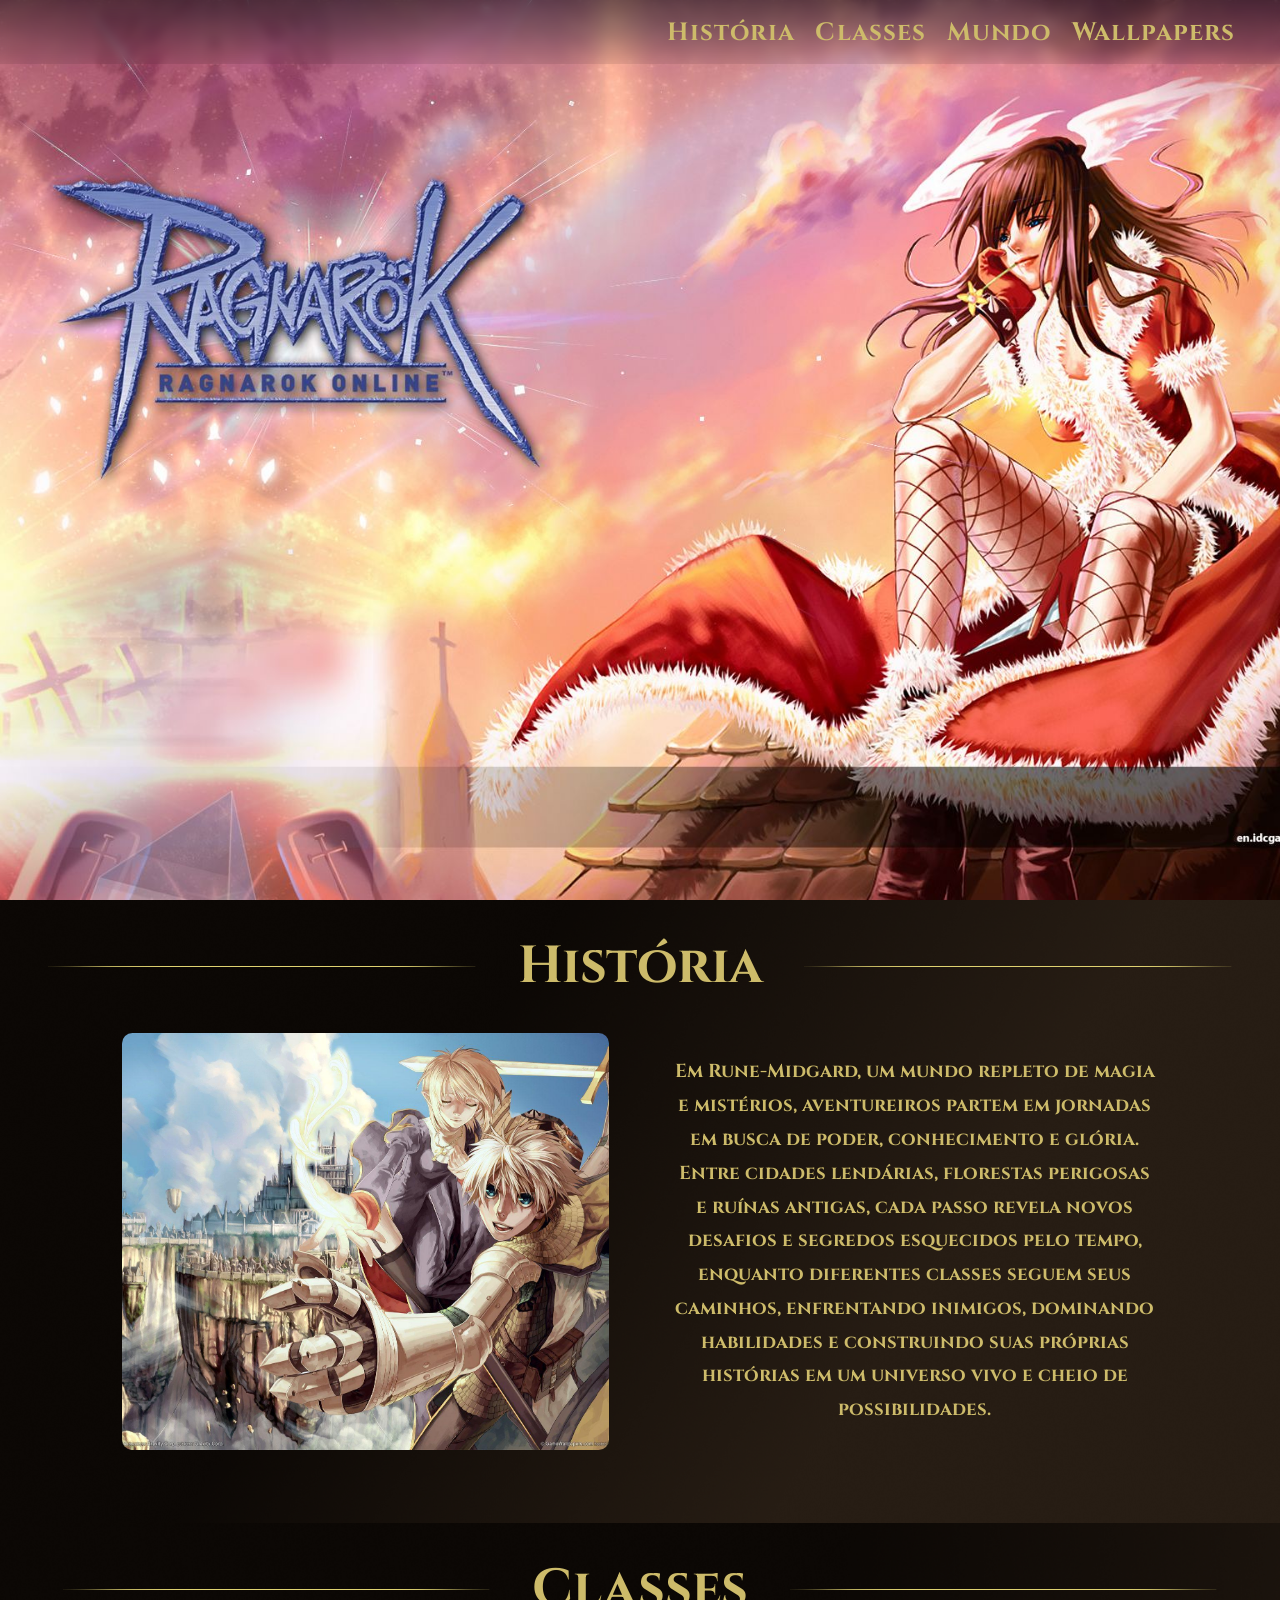
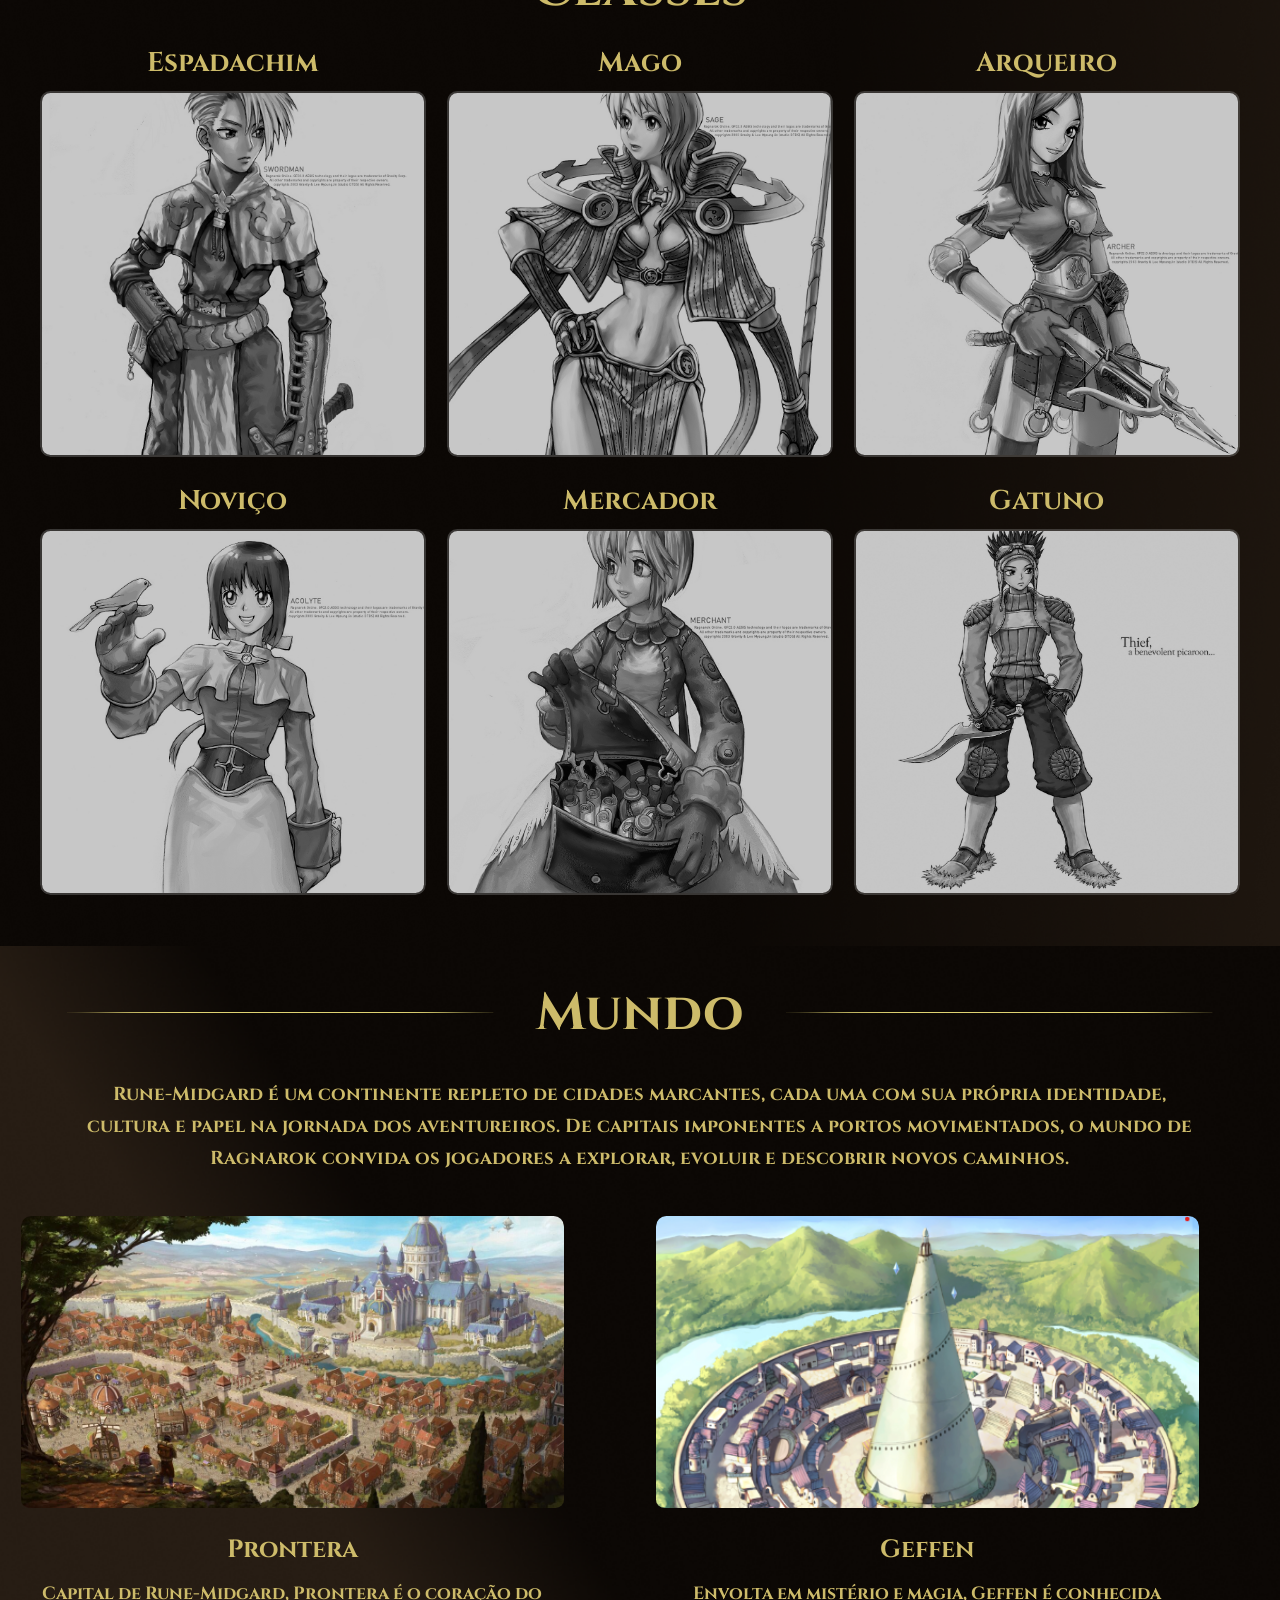
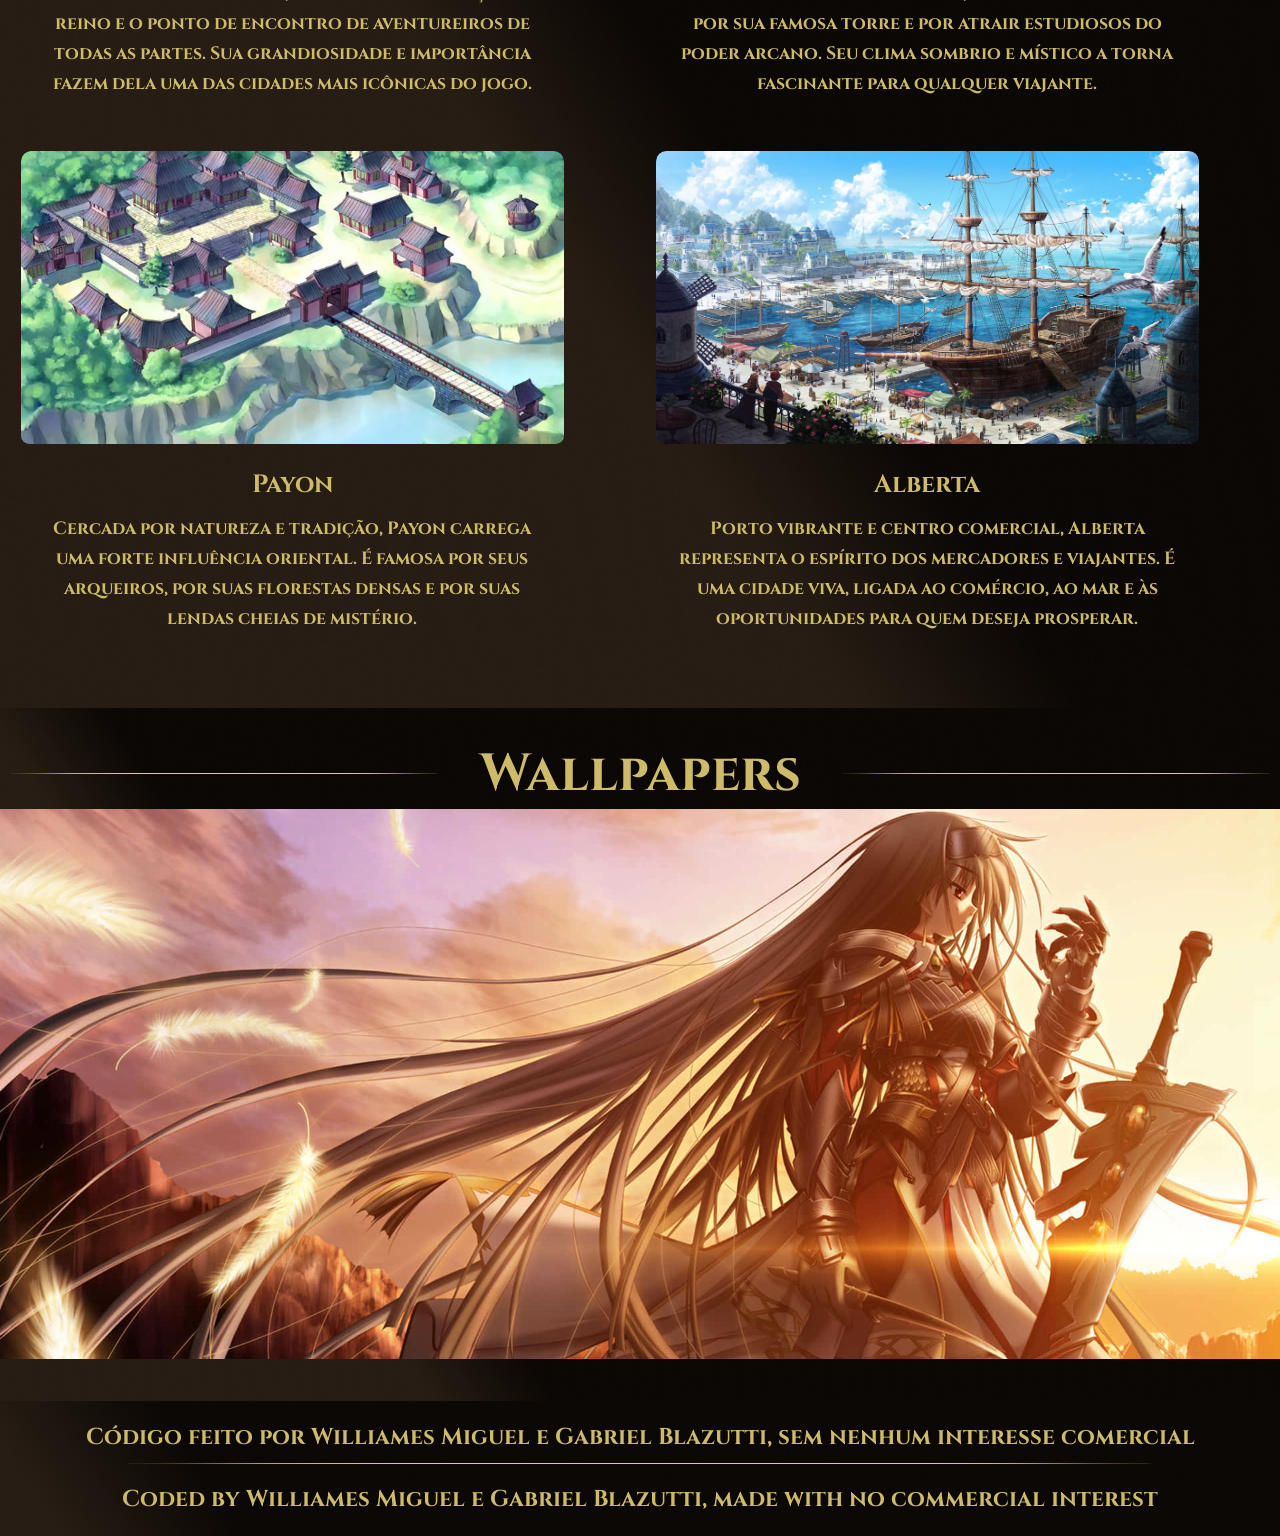
<file: index.html>
<!DOCTYPE html>
<html lang="pt-br">
  <head>
    <meta charset="UTF-8" />
    <meta http-equiv="X-UA-Compatible" content="IE=edge" />
    <meta name="viewport" content="width=device-width, initial-scale=1.0" />

    <title>Ragnarok Online</title>

    <link rel="stylesheet" href="./style.css" />

    <link rel="preconnect" href="https://fonts.googleapis.com" />
    <link rel="preconnect" href="https://fonts.gstatic.com" crossorigin />

    <link
      href="https://fonts.googleapis.com/css2?family=Cinzel:wght@400;600;700&display=swap"
      rel="stylesheet"
    />

    <link rel="shortcut icon" href="./assets/img/favicon.ico" />
  </head>

  <body onscroll="backtoTopScrollReveal()">
    <section class="inicial" id="section-initial">
      <div class="capa-inicial">
        <nav class="menu-container">
          <div class="menu-fast-access">
            <ul class="menu-options">
              <a href="#historia"><li>História</li></a>
              <a href="#classes"><li>Classes</li></a>
              <a href="#mundo"><li>Mundo</li></a>
              <a href="#wallpapers"><li>Wallpapers</li></a>
            </ul>
          </div>
        </nav>

        <div class="petals"></div>
      </div>
    </section>

    <section id="historia" class="historia">
      <div class="tittle">
        <img
          src="./assets/img/tracejado-1.png"
          alt=""
          loading="lazy"
          class="img-tracejado-1"
        />

        <h2>História</h2>

        <img
          src="./assets/img/tracejado-1.png"
          alt=""
          loading="lazy"
          class="img-tracejado-1"
        />
      </div>

      <div class="main-history">
        <div class="history-1">
          <img
            src="./assets/img/capa-ragnarok.jpg"
            alt="Imagem da história de Ragnarok"
            loading="lazy"
          />

          <p>
            Em Rune-Midgard, um mundo repleto de magia e mistérios,
            aventureiros partem em jornadas em busca de poder, conhecimento e
            glória. Entre cidades lendárias, florestas perigosas e ruínas
            antigas, cada passo revela novos desafios e segredos esquecidos pelo
            tempo, enquanto diferentes classes seguem seus caminhos, enfrentando
            inimigos, dominando habilidades e construindo suas próprias
            histórias em um universo vivo e cheio de possibilidades.
          </p>
        </div>
      </div>
    </section>

    <section id="classes">
      <div class="tittle">
        <img
          src="./assets/img/tracejado-1.png"
          alt=""
          loading="lazy"
          class="img-tracejado-1"
        />

        <h2>Classes</h2>

        <img
          src="./assets/img/tracejado-1.png"
          alt=""
          loading="lazy"
          class="img-tracejado-1"
        />
      </div>

      <div class="classes-container">
        <div class="classes-grid">
          <a href="./classes/espadachim.html" class="class-card">
            <p>Espadachim</p>
            <img
              src="./assets/img/swordman.jpg"
              alt="Espadachim"
              loading="lazy"
            />
          </a>

          <a href="./classes/mago.html" class="class-card">
            <p>Mago</p>
            <img src="./assets/img/sage.jpg" alt="Mago" loading="lazy" />
          </a>

          <a href="./classes/arqueiro.html" class="class-card">
            <p>Arqueiro</p>
            <img src="./assets/img/archer.jpg" alt="Arqueiro" loading="lazy" />
          </a>

          <a href="./classes/novico.html" class="class-card">
            <p>Noviço</p>
            <img src="./assets/img/acolyte.jpg" alt="Noviço" loading="lazy" />
          </a>

          <a href="./classes/mercador.html" class="class-card">
            <p>Mercador</p>
            <img
              src="./assets/img/merchant.jpg"
              alt="Mercador"
              loading="lazy"
            />
          </a>

          <a href="./classes/gatuno.html" class="class-card">
            <p>Gatuno</p>
            <img src="./assets/img/thief.png" alt="Gatuno" loading="lazy" />
          </a>
        </div>
      </div>
    </section>

    <section id="mundo">
      <div class="tittle">
        <img
          src="./assets/img/tracejado-1.png"
          alt=""
          loading="lazy"
          class="img-tracejado-1"
        />

        <h2>Mundo</h2>

        <img
          src="./assets/img/tracejado-1.png"
          alt=""
          loading="lazy"
          class="img-tracejado-1"
        />
      </div>

      <div class="world-intro">
        <p>
          Rune-Midgard é um continente repleto de cidades marcantes, cada uma
          com sua própria identidade, cultura e papel na jornada dos
          aventureiros. De capitais imponentes a portos movimentados, o mundo de
          Ragnarok convida os jogadores a explorar, evoluir e descobrir novos
          caminhos.
        </p>
      </div>

      <div class="world-grid">
        <article class="world-card">
          <img src="./assets/img/prontera.jpg" alt="Prontera" loading="lazy" />

          <div class="world-card-content">
            <h3>Prontera</h3>
            <p>
              Capital de Rune-Midgard, Prontera é o coração do reino e o ponto
              de encontro de aventureiros de todas as partes. Sua grandiosidade
              e importância fazem dela uma das cidades mais icônicas do jogo.
            </p>
          </div>
        </article>

        <article class="world-card">
          <img src="./assets/img/geffen.png" alt="Geffen" loading="lazy" />

          <div class="world-card-content">
            <h3>Geffen</h3>
            <p>
              Envolta em mistério e magia, Geffen é conhecida por sua famosa
              torre e por atrair estudiosos do poder arcano. Seu clima sombrio
              e místico a torna fascinante para qualquer viajante.
            </p>
          </div>
        </article>

        <article class="world-card">
          <img src="./assets/img/payon.jpg" alt="Payon" loading="lazy" />

          <div class="world-card-content">
            <h3>Payon</h3>
            <p>
              Cercada por natureza e tradição, Payon carrega uma forte
              influência oriental. É famosa por seus arqueiros, por suas
              florestas densas e por suas lendas cheias de mistério.
            </p>
          </div>
        </article>

        <article class="world-card">
          <img src="./assets/img/alberta.jpg" alt="Alberta" loading="lazy" />

          <div class="world-card-content">
            <h3>Alberta</h3>
            <p>
              Porto vibrante e centro comercial, Alberta representa o espírito
              dos mercadores e viajantes. É uma cidade viva, ligada ao comércio,
              ao mar e às oportunidades para quem deseja prosperar.
            </p>
          </div>
        </article>
      </div>
    </section>

    <section id="wallpapers">
      <div class="tittle">
        <img
          src="./assets/img/tracejado-1.png"
          alt=""
          loading="lazy"
          class="img-tracejado-1"
        />

        <h2>Wallpapers</h2>

        <img
          src="./assets/img/tracejado-1.png"
          alt=""
          loading="lazy"
          class="img-tracejado-1"
        />
      </div>

      <div id="slider">
        <div class="slider-fx"></div>

        <img
          class="selected"
          src="./assets/img/wallpaper4.jpg"
          alt="Wallpaper 1"
        />
        <img src="./assets/img/wallpaper1.jpg" alt="Wallpaper 2" />
        <img src="./assets/img/wallpaper2.jpg" alt="Wallpaper 3" />
        <img src="./assets/img/wallpaper3.jpg" alt="Wallpaper 4" />
      </div>
    </section>

    <footer class="footer">
      Código feito por Williames Miguel e Gabriel Blazutti, sem nenhum interesse
      comercial
      <br />

      <div class="separator">
        <img src="./assets/img/tracejado-1.png" alt="" />
      </div>

      Coded by Williames Miguel e Gabriel Blazutti, made with no commercial
      interest
    </footer>

    <a href="#" class="back-to-top">
      <img src="./assets/img/arrow-up.svg" alt="" class="arrow-up" />
      <img src="./assets/img/favicon.ico" alt="" class="icone-poring" />
    </a>

    <script src="app.js"></script>
  </body>
</html>
</file>
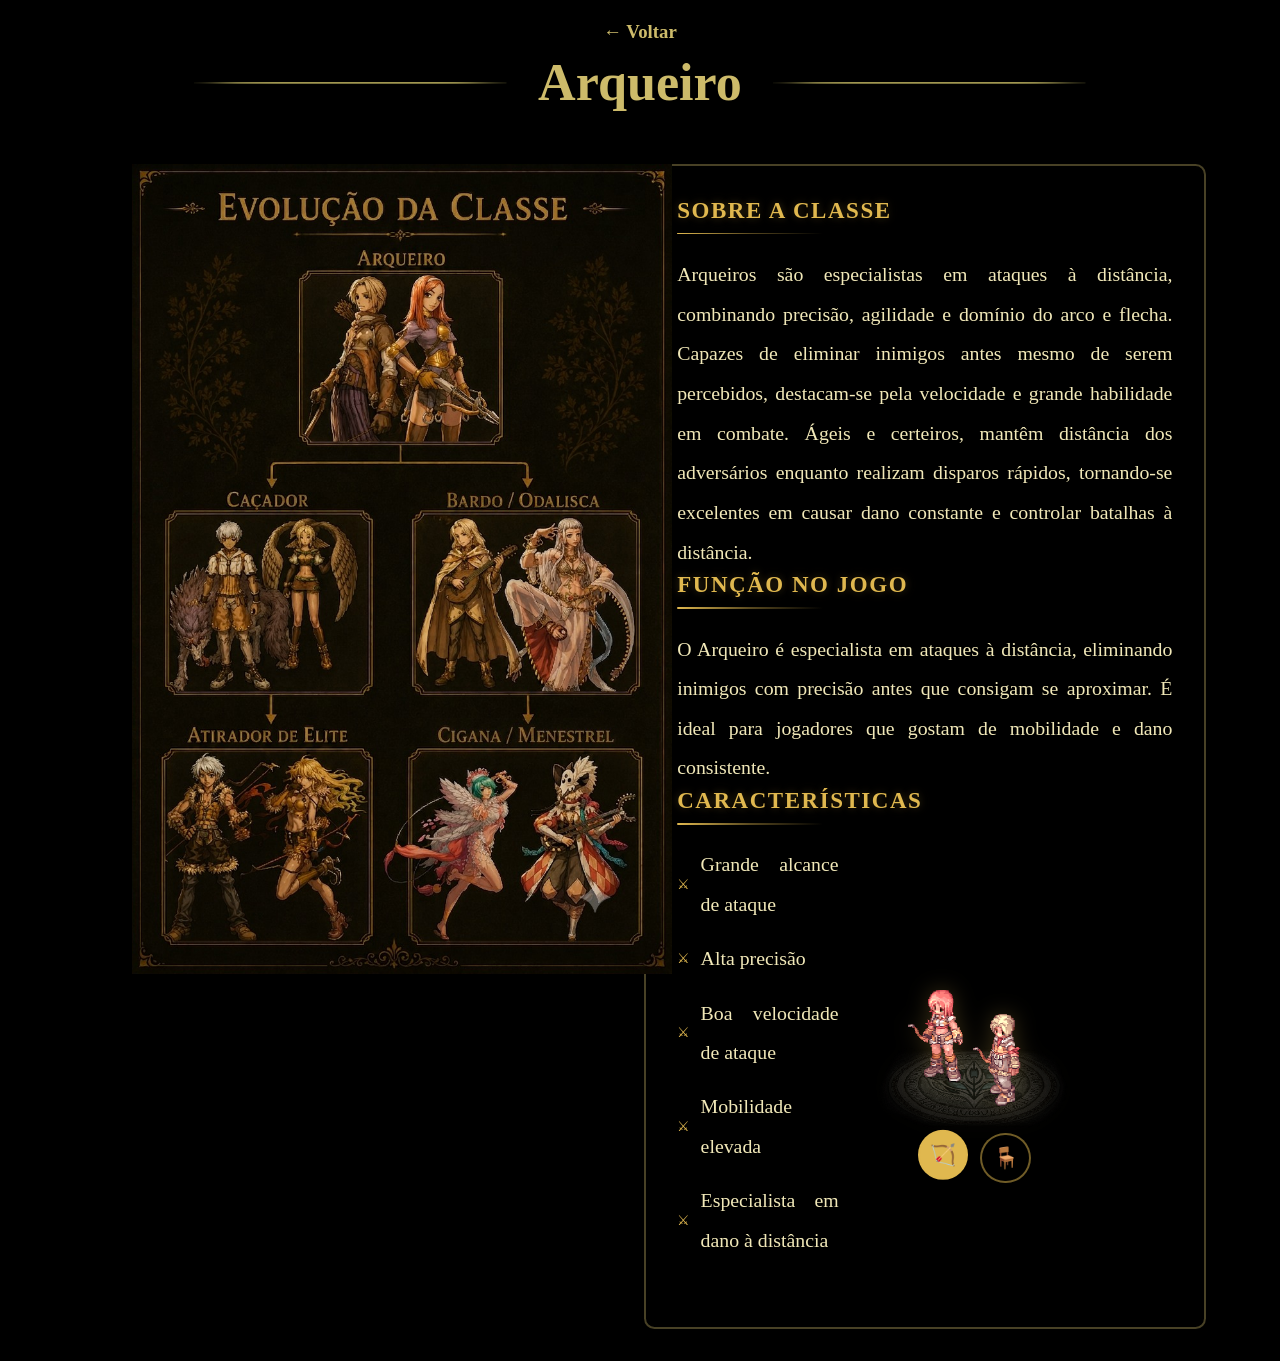
<file: classes/arqueiro.html>
<!DOCTYPE html>
<html lang="pt-br">
  <head>
    <meta charset="UTF-8" />
    <meta name="viewport" content="width=device-width, initial-scale=1.0" />

    <title>Arqueiro | Ragnarok Online</title>

    <link rel="stylesheet" href="../style.css" />
    <link rel="shortcut icon" href="../assets/img/favicon.ico" />
  </head>

  <body class="class-page">
    <header class="class-header">
      <a href="../index.html" class="back-button">
        ← Voltar
      </a>

      <div class="class-page-title">
        <img
          src="../assets/img/tracejado-1.png"
          alt=""
          loading="lazy"
        />

        <h1>Arqueiro</h1>

        <img
          src="../assets/img/tracejado-1.png"
          alt=""
          loading="lazy"
        />
      </div>
    </header>

    <main class="class-layout">

      <section class="class-tree class-reveal-left">
        <img
          src="../assets/img/evolution-archer.jpeg"
          alt="Árvore de evolução do Arqueiro"
        />
      </section>

      <section class="class-info">

        <div class="info-block class-reveal">
          <h2>Sobre a Classe</h2>

          <p>
Arqueiros são especialistas em ataques à distância, combinando precisão, agilidade e domínio do arco e flecha. Capazes de eliminar inimigos antes mesmo de serem percebidos, destacam-se pela velocidade e grande habilidade em combate.

Ágeis e certeiros, mantêm distância dos adversários enquanto realizam disparos rápidos, tornando-se excelentes em causar dano constante e controlar batalhas à distância.

          </p>
        </div>

        <div class="info-block class-reveal">
          <h2>Função no Jogo</h2>

          <p>
            O Arqueiro é especialista em ataques à distância,
            eliminando inimigos com precisão antes que consigam
            se aproximar. É ideal para jogadores que gostam de
            mobilidade e dano consistente.
          </p>
        </div>

        <div class="info-block class-reveal">
  <h2>Características</h2>

  <div class="characteristics-box">

    <ul>
      <li>Grande alcance de ataque</li>
      <li>Alta precisão</li>
      <li>Boa velocidade de ataque</li>
      <li>Mobilidade elevada</li>
      <li>Especialista em dano à distância</li>
    </ul>

    <div class="sprite-selector">

      <img
        src="../assets/img/sprite-archer-up.png"
        alt="Sprite do Arqueiro"
        class="class-character"
        id="classSprite"
      />

      <div class="sprite-buttons">

        <!-- EM PÉ / COMBATE -->
        <button
          class="sprite-btn active"
          data-img="../assets/img/sprite-archer-up.png"
        >
          🏹
        </button>

        <!-- SENTADO -->
        <button
          class="sprite-btn"
          data-img="../assets/img/sprite-archer-down.png"
        >
          🪑
        </button>

      </div>
    </div>

  </div>
</div>

      </section>
    </main>

    <script src="../app.js"></script>
  </body>
</html>
</file>
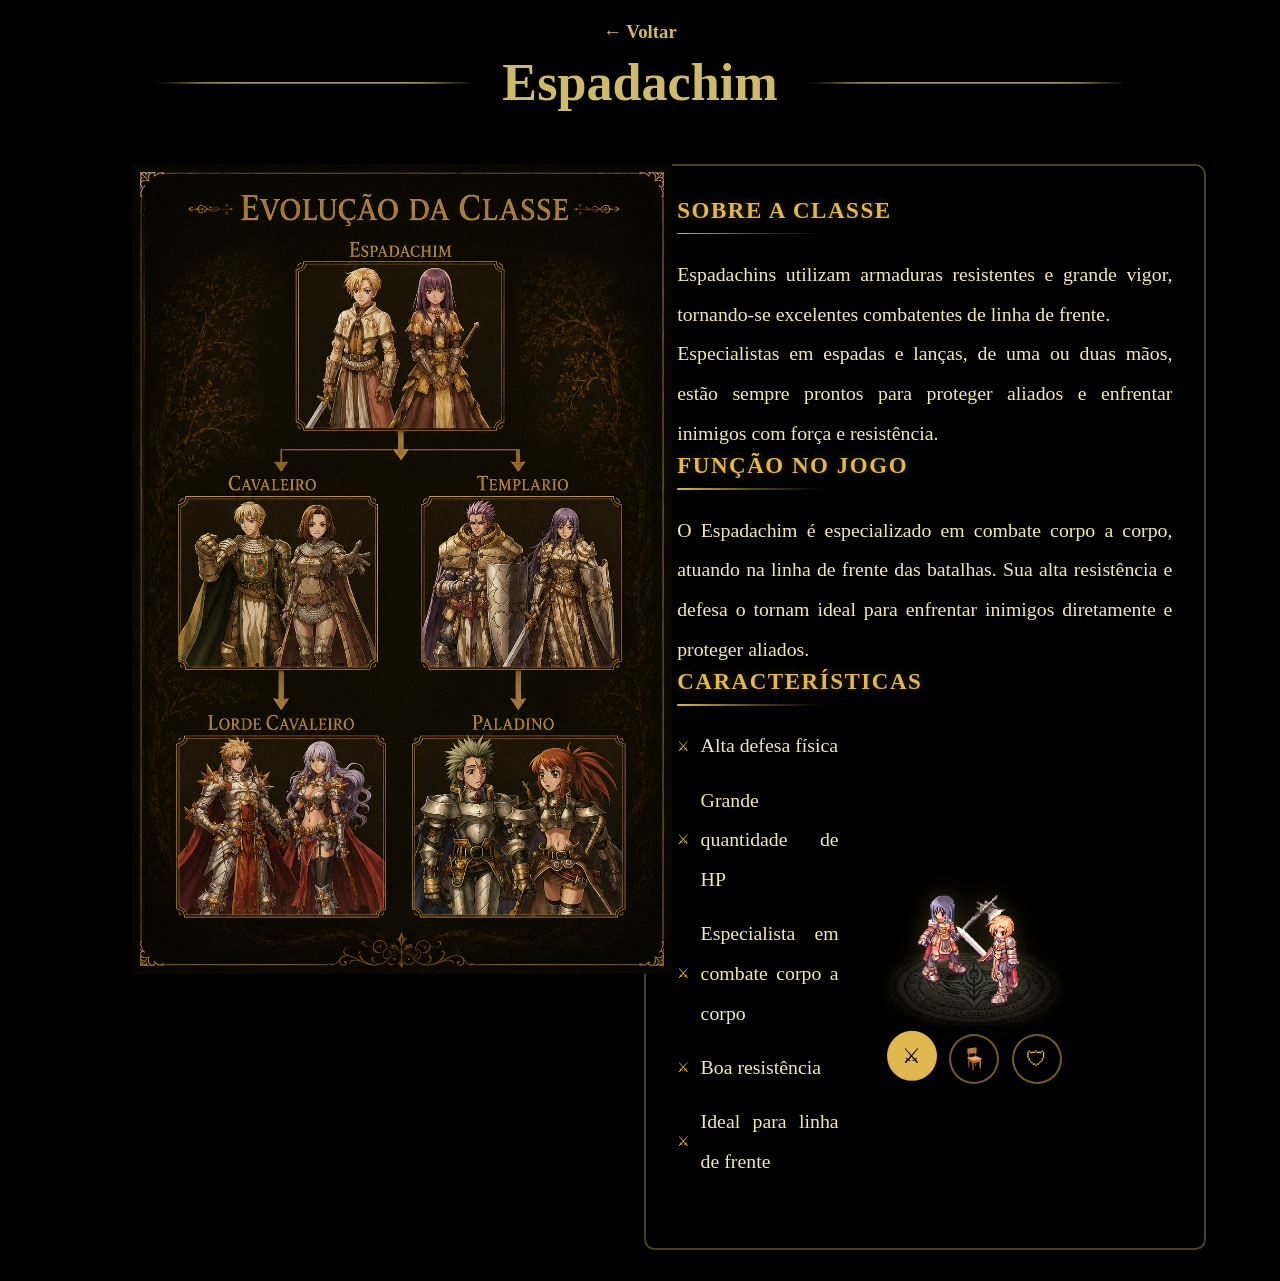
<file: classes/espadachim.html>
<!DOCTYPE html>
<html lang="pt-br">
  <head>
    <meta charset="UTF-8" />
    <meta name="viewport" content="width=device-width, initial-scale=1.0" />

    <title>Espadachim | Ragnarok Online</title>

    <link rel="stylesheet" href="../style.css" />
    <link rel="shortcut icon" href="../assets/img/favicon.ico" />
  </head>

  <body class="class-page">
    <header class="class-header">
      <a href="../index.html" class="back-button">
        ← Voltar
      </a>

      <div class="class-page-title">
        <img
          src="../assets/img/tracejado-1.png"
          alt=""
          loading="lazy"
        />

        <h1>Espadachim</h1>

        <img
          src="../assets/img/tracejado-1.png"
          alt=""
          loading="lazy"
        />
      </div>
    </header>

    <main class="class-layout">

      <!-- IMAGEM DA CLASSE -->
      <section class="class-tree class-reveal-left">
        <img
          src="../assets/img/evolution-swordman.jpeg"
          alt="Árvore de evolução do Espadachim"
        />
      </section>

      <!-- BLOCO DE INFORMAÇÕES -->
      <section class="class-info">

        <!-- SOBRE -->
        <div class="info-block class-reveal">
          <h2>Sobre a Classe</h2>

          <p>
            Espadachins utilizam armaduras resistentes e grande vigor,
            tornando-se excelentes combatentes de linha de frente.
          </p>

          <p>
            Especialistas em espadas e lanças, de uma ou duas mãos,
            estão sempre prontos para proteger aliados e enfrentar
            inimigos com força e resistência.
          </p>
        </div>

        <!-- FUNÇÃO -->
        <div class="info-block class-reveal">
          <h2>Função no Jogo</h2>

          <p>
            O Espadachim é especializado em combate corpo a corpo,
            atuando na linha de frente das batalhas. Sua alta resistência
            e defesa o tornam ideal para enfrentar inimigos diretamente
            e proteger aliados.
          </p>
        </div>

        <!-- CARACTERÍSTICAS -->
        <div class="info-block class-reveal">
          <h2>Características</h2>

          <div class="characteristics-box">

            <ul>
              <li>Alta defesa física</li>
              <li>Grande quantidade de HP</li>
              <li>Especialista em combate corpo a corpo</li>
              <li>Boa resistência</li>
              <li>Ideal para linha de frente</li>
            </ul>

            <!-- SPRITE -->
            <div class="sprite-selector">

              <img
                src="../assets/img/sprite-lorde1.png"
                alt="Sprite do Espadachim"
                class="class-character"
                id="classSprite"
              />

              <!-- BOTÕES -->
              <div class="sprite-buttons">

                <button
                  class="sprite-btn active"
                  data-img="../assets/img/sprite-lorde1.png"
                >
                  ⚔
                </button>
                        <button
          class="sprite-btn"
          data-img="../assets/img/sprite-lorde-down.png"
        >
          🪑
        </button>

                <button
                  class="sprite-btn"
                  data-img="../assets/img/sprite-lorde.png"
                >
                  🛡
                </button>

              </div>
            </div>

          </div>
        </div>

      </section>
    </main>

    <script src="../app.js"></script>
  </body>
</html>
</file>
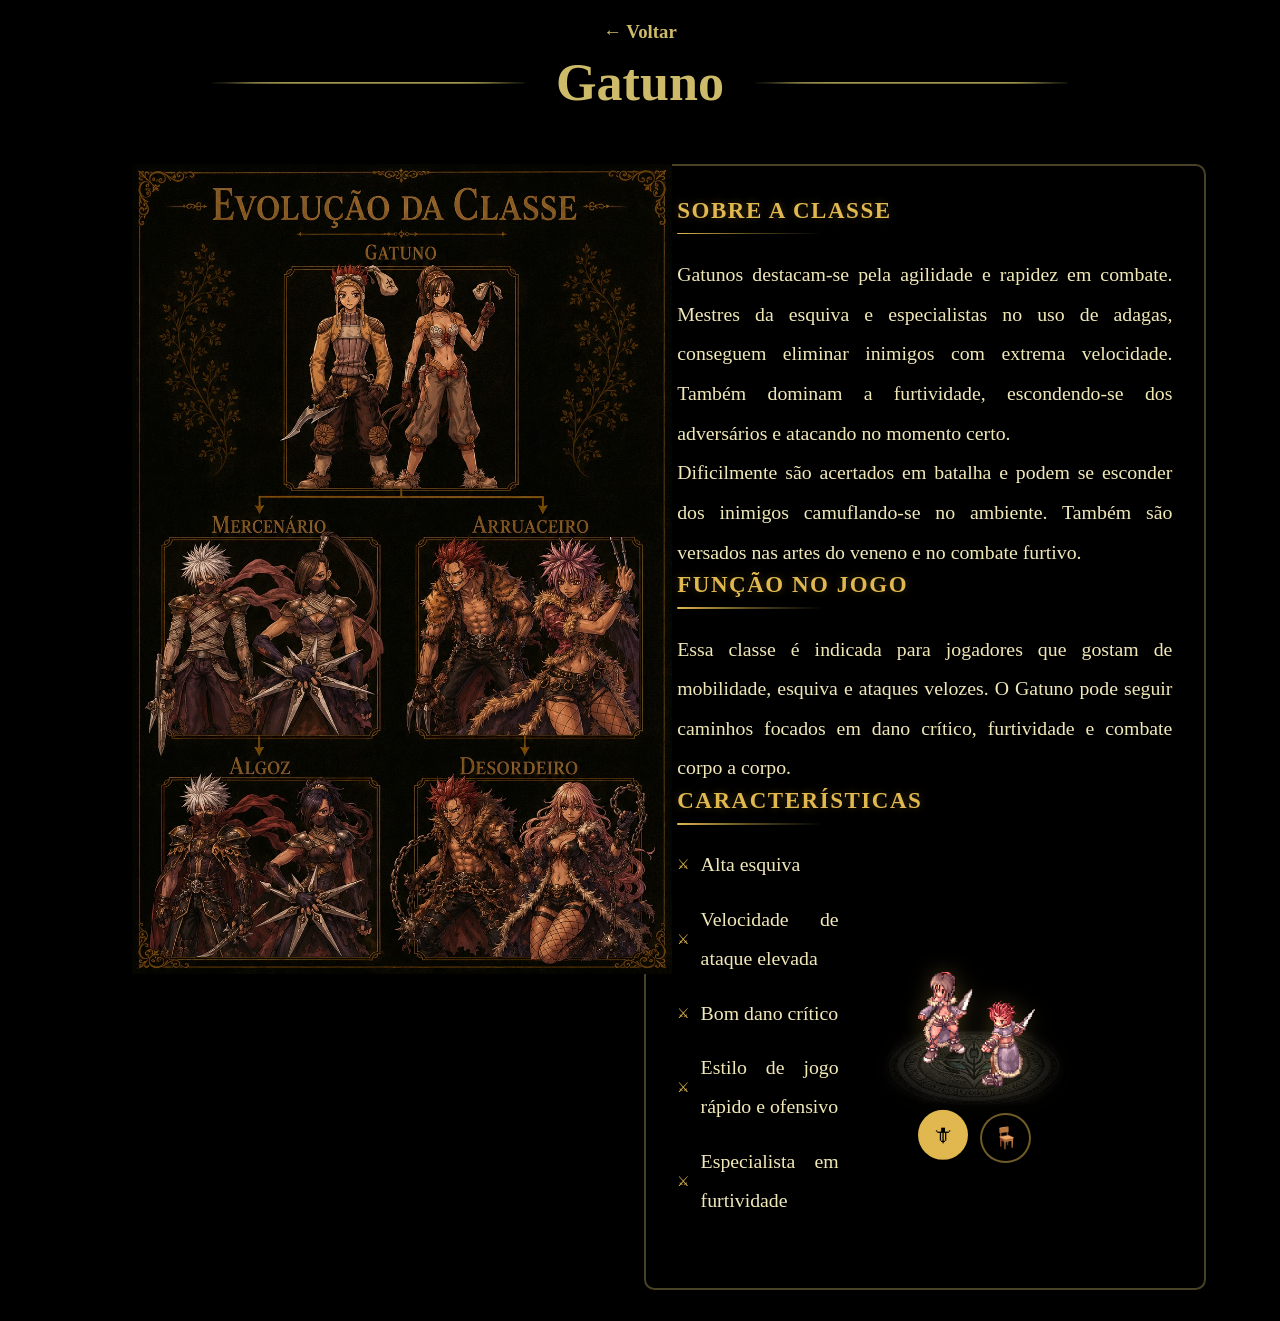
<file: classes/gatuno.html>
<!DOCTYPE html>
<html lang="pt-br">
  <head>
    <meta charset="UTF-8" />
    <meta name="viewport" content="width=device-width, initial-scale=1.0" />

    <title>Gatuno | Ragnarok Online</title>

    <link rel="stylesheet" href="../style.css" />
    <link rel="shortcut icon" href="../assets/img/favicon.ico" />
  </head>

  <body class="class-page">
    <header class="class-header">
      <a href="../index.html" class="back-button">
        ← Voltar
      </a>

      <div class="class-page-title">
        <img
          src="../assets/img/tracejado-1.png"
          alt=""
          loading="lazy"
        />

        <h1>Gatuno</h1>

        <img
          src="../assets/img/tracejado-1.png"
          alt=""
          loading="lazy"
        />
      </div>
    </header>

    <main class="class-layout">

      <!-- ESQUERDA -->
       
      <section class="class-tree class-reveal-left">
  <img
    src="../assets/img/evolution-gatuno.jpeg"
    alt="Árvore de evolução do Gatuno"
  />
</section>

      <!-- DIREITA -->
      <section class="class-info">

        <div class="info-block class-reveal">
          <h2>Sobre a Classe</h2>

<p>
  Gatunos destacam-se pela agilidade e rapidez em combate. Mestres da esquiva e especialistas no uso de adagas, conseguem eliminar inimigos com extrema velocidade.

  Também dominam a furtividade, escondendo-se dos adversários e atacando no momento certo.
</p>

          <p>
            Dificilmente são acertados em batalha e podem se esconder
            dos inimigos camuflando-se no ambiente. Também são versados
            nas artes do veneno e no combate furtivo.
          </p>
        </div>

        <div class="info-block class-reveal">
          <h2>Função no Jogo</h2>

          <p>
            Essa classe é indicada para jogadores que gostam de
            mobilidade, esquiva e ataques velozes. O Gatuno pode
            seguir caminhos focados em dano crítico, furtividade
            e combate corpo a corpo.
          </p>
        </div>

        <div class="info-block class-reveal">
  <h2>Características</h2>

  <div class="characteristics-box">

    <ul>
      <li>Alta esquiva</li>
      <li>Velocidade de ataque elevada</li>
      <li>Bom dano crítico</li>
      <li>Estilo de jogo rápido e ofensivo</li>
      <li>Especialista em furtividade</li>
    </ul>

    <div class="sprite-selector">

      <img
        src="../assets/img/sprite-thief-up.png"
        alt="Sprite do Gatuno"
        class="class-character"
        id="classSprite"
      />

      <div class="sprite-buttons">

        <!-- COMBATE -->
        <button
          class="sprite-btn active"
          data-img="../assets/img/sprite-thief-up.png"
        >
          🗡
        </button>

        <!-- SENTADO -->
        <button
          class="sprite-btn"
          data-img="../assets/img/sprite-thief-down.png"
        >
          🪑
        </button>

      </div>
    </div>

  </div>
</div>

      </section>
    </main>

    <script src="../app.js"></script>
  </body>
</html>
</file>
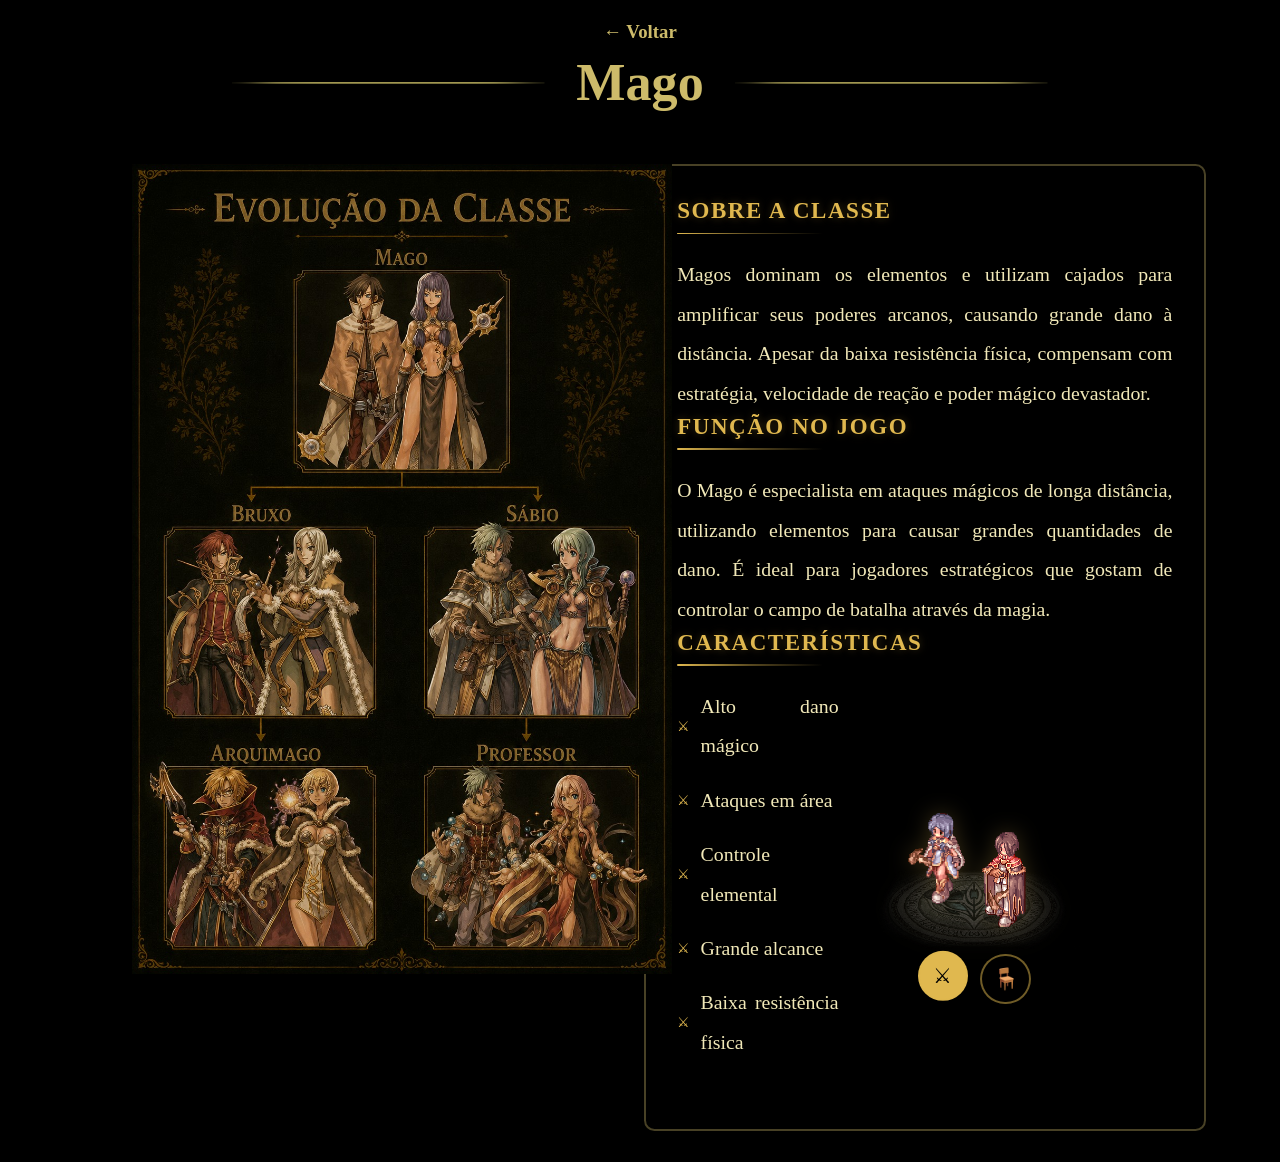
<file: classes/mago.html>
<!DOCTYPE html>
<html lang="pt-br">
  <head>
    <meta charset="UTF-8" />
    <meta name="viewport" content="width=device-width, initial-scale=1.0" />

    <title>Mago | Ragnarok Online</title>

    <link rel="stylesheet" href="../style.css" />
    <link rel="shortcut icon" href="../assets/img/favicon.ico" />
  </head>

  <body class="class-page">
    <header class="class-header">
      <a href="../index.html" class="back-button">
        ← Voltar
      </a>

      <div class="class-page-title">
        <img
          src="../assets/img/tracejado-1.png"
          alt=""
          loading="lazy"
        />

        <h1>Mago</h1>

        <img
          src="../assets/img/tracejado-1.png"
          alt=""
          loading="lazy"
        />
      </div>
    </header>

    <main class="class-layout">

      <section class="class-tree class-reveal-left">
        <img
          src="../assets/img/evolution-mage.jpeg"
          alt="Árvore de evolução do Mago"
        />
      </section>

      <section class="class-info">

        <div class="info-block class-reveal">
          <h2>Sobre a Classe</h2>

          <p>
            Magos dominam os elementos e utilizam cajados para amplificar seus poderes arcanos, causando grande dano à distância. Apesar da baixa resistência física, compensam com estratégia, velocidade de reação e poder mágico devastador.

          </p>
        </div>

        <div class="info-block class-reveal">
          <h2>Função no Jogo</h2>

          <p>
            O Mago é especialista em ataques mágicos de longa distância,
            utilizando elementos para causar grandes quantidades de dano.
            É ideal para jogadores estratégicos que gostam de controlar
            o campo de batalha através da magia.
          </p>
        </div>

        <div class="info-block class-reveal">
  <h2>Características</h2>

  <div class="characteristics-box">

    <ul>
      <li>Alto dano mágico</li>
      <li>Ataques em área</li>
      <li>Controle elemental</li>
      <li>Grande alcance</li>
      <li>Baixa resistência física</li>
    </ul>

    <!-- SPRITE -->
    <div class="sprite-selector">

      <img
        src="../assets/img/sprite-mage-up.png"
        alt="Sprite do Mago"
        class="class-character"
        id="classSprite"
      />

      <!-- BOTÕES -->
      <div class="sprite-buttons">

        <button
          class="sprite-btn active"
          data-img="../assets/img/sprite-mage-up.png"
        >
          ⚔
        </button>

        <button
          class="sprite-btn"
          data-img="../assets/img/sprite-mage-down.png"
        >
          🪑
        </button>

      </div>
    </div>

  </div>
</div>

      </section>
    </main>

    <script src="../app.js"></script>
  </body>
</html>
</file>
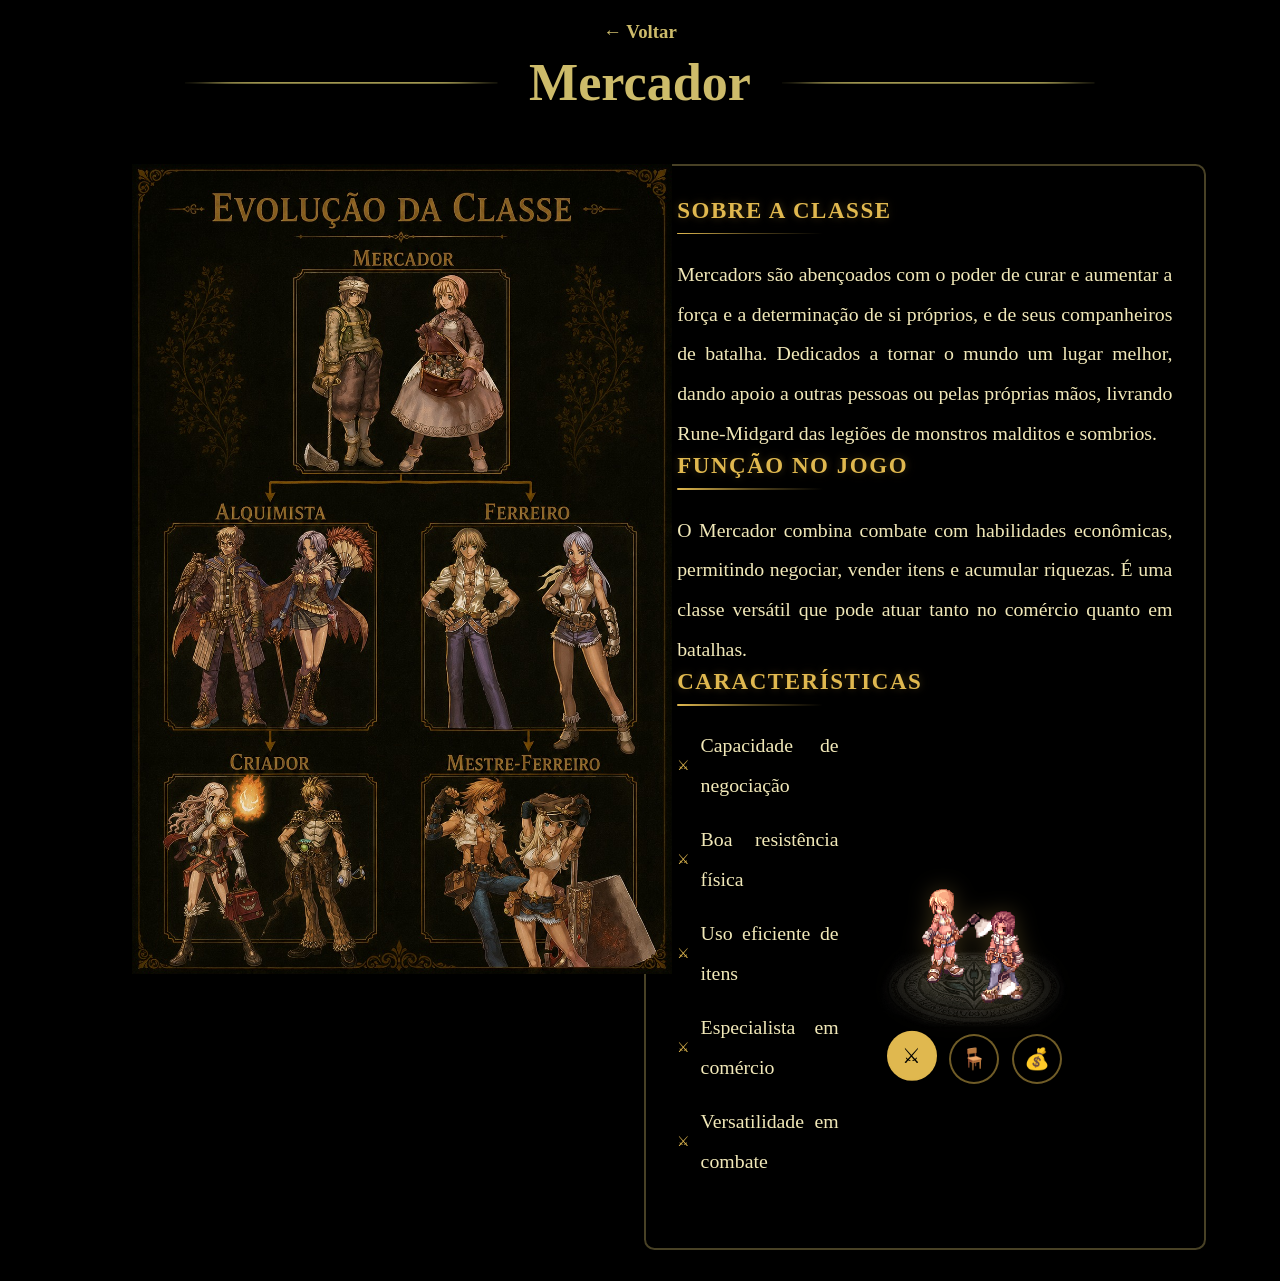
<file: classes/mercador.html>
<!DOCTYPE html>
<html lang="pt-br">
  <head>
    <meta charset="UTF-8" />
    <meta name="viewport" content="width=device-width, initial-scale=1.0" />

    <title>Mercador | Ragnarok Online</title>

    <link rel="stylesheet" href="../style.css" />
    <link rel="shortcut icon" href="../assets/img/favicon.ico" />
  </head>

  <body class="class-page">
    <header class="class-header">
      <a href="../index.html" class="back-button">
        ← Voltar
      </a>

      <div class="class-page-title">
        <img src="../assets/img/tracejado-1.png" alt="" loading="lazy" />

        <h1>Mercador</h1>

        <img src="../assets/img/tracejado-1.png" alt="" loading="lazy" />
      </div>
    </header>

    <main class="class-layout">

      <section class="class-tree class-reveal-left">
        <img
          src="../assets/img/evolution-merchant.jpeg"
          alt="Árvore de evolução do Mercador"
        />
      </section>

      <section class="class-info">

        <div class="info-block class-reveal">
          <h2>Sobre a Classe</h2>

          <p>
            Mercadors são abençoados com o poder de curar e aumentar a força e a determinação de si próprios, e de seus companheiros de batalha.

Dedicados a tornar o mundo um lugar melhor, dando apoio a outras pessoas ou pelas próprias mãos, livrando Rune-Midgard das legiões de monstros malditos e sombrios.
          </p>
        </div>

        <div class="info-block class-reveal">
          <h2>Função no Jogo</h2>

          <p>
            O Mercador combina combate com habilidades econômicas,
            permitindo negociar, vender itens e acumular riquezas.
            É uma classe versátil que pode atuar tanto no comércio
            quanto em batalhas.
          </p>
        </div>

        <div class="info-block class-reveal">
  <h2>Características</h2>

  <div class="characteristics-box">
    <ul>
      <li>Capacidade de negociação</li>
      <li>Boa resistência física</li>
      <li>Uso eficiente de itens</li>
      <li>Especialista em comércio</li>
      <li>Versatilidade em combate</li>
    </ul>

    <div class="sprite-selector">
      <img
        src="../assets/img/sprite-merchant-up.png"
        alt="Sprite do Mercador"
        class="class-character"
        id="classSprite"
      />

      <div class="sprite-buttons">
        <button
          class="sprite-btn active"
          data-img="../assets/img/sprite-merchant-up.png"
        >
          ⚔
        </button>

        <button
          class="sprite-btn"
          data-img="../assets/img/sprite-merchant-down.png"
        >
          🪑
        </button>

        <button
          class="sprite-btn"
          data-img="../assets/img/sprite-merchant-car.png"
        >
            💰
        </button>
      </div>
    </div>
  </div>
</div>

      </section>
    </main>

    <script src="../app.js"></script>
  </body>
</html>
</file>
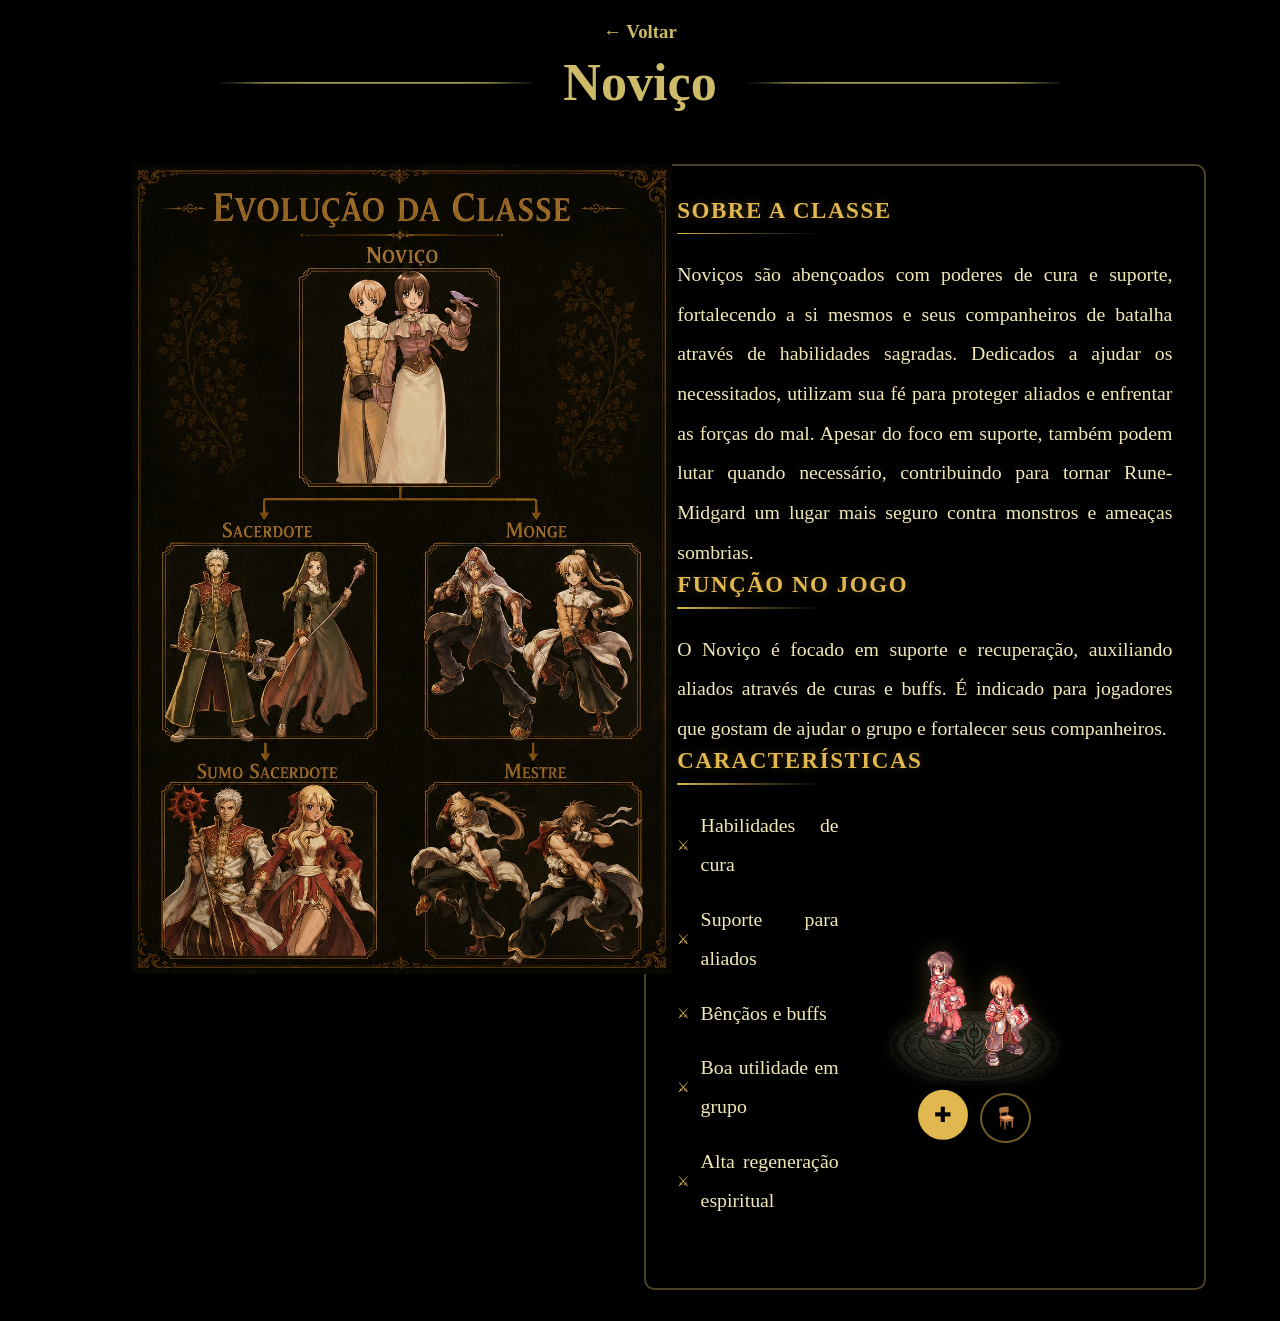
<file: classes/novico.html>
<!DOCTYPE html>
<html lang="pt-br">
  <head>
    <meta charset="UTF-8" />
    <meta name="viewport" content="width=device-width, initial-scale=1.0" />

    <title>Noviço | Ragnarok Online</title>

    <link rel="stylesheet" href="../style.css" />
    <link rel="shortcut icon" href="../assets/img/favicon.ico" />
  </head>

  <body class="class-page">
    <header class="class-header">
      <a href="../index.html" class="back-button">
        ← Voltar
      </a>

      <div class="class-page-title">
        <img src="../assets/img/tracejado-1.png" alt="" loading="lazy" />

        <h1>Noviço</h1>

        <img src="../assets/img/tracejado-1.png" alt="" loading="lazy" />
      </div>
    </header>

    <main class="class-layout">

      <section class="class-tree class-reveal-left">
        <img
          src="../assets/img/evolution-acolyte.jpeg"
          alt="Árvore de evolução do Noviço"
        />
      </section>

      <section class="class-info">

        <div class="info-block class-reveal">
          <h2>Sobre a Classe</h2>
<p>
  Noviços são abençoados com poderes de cura e suporte, fortalecendo a si mesmos e seus companheiros de batalha através de habilidades sagradas. Dedicados a ajudar os necessitados, utilizam sua fé para proteger aliados e enfrentar as forças do mal.

  Apesar do foco em suporte, também podem lutar quando necessário, contribuindo para tornar Rune-Midgard um lugar mais seguro contra monstros e ameaças sombrias.
</p>
        </div>

        <div class="info-block class-reveal">
          <h2>Função no Jogo</h2>

          <p>
            O Noviço é focado em suporte e recuperação,
            auxiliando aliados através de curas e buffs.
            É indicado para jogadores que gostam de ajudar
            o grupo e fortalecer seus companheiros.
          </p>
        </div>

        <div class="info-block class-reveal">
  <h2>Características</h2>

  <div class="characteristics-box">

    <ul>
      <li>Habilidades de cura</li>
      <li>Suporte para aliados</li>
      <li>Bênçãos e buffs</li>
      <li>Boa utilidade em grupo</li>
      <li>Alta regeneração espiritual</li>
    </ul>

    <div class="sprite-selector">

      <img
        src="../assets/img/sprite-acolyte-up.png"
        alt="Sprite do Noviço"
        class="class-character"
        id="classSprite"
      />

      <div class="sprite-buttons">

        <button
          class="sprite-btn active"
          data-img="../assets/img/sprite-acolyte-up.png"
        >
          ✚
        </button>

        <button
          class="sprite-btn"
          data-img="../assets/img/sprite-acolyte-down.png"
        >
          🪑
        </button>

      </div>
    </div>

  </div>
</div>

      </section>
    </main>

    <script src="../app.js"></script>
  </body>
</html>
</file>
<file: style.css>
:root {
  --golden-color: #cdbb6a;
  --golden-soft: #e3d38b;
  --white: #ffffff;
  --main-font: "Cinzel", serif;
  --section-bg: url("./assets/img/fundo-sobre.png");
  --classes-bg: url("./assets/img/fundo personagens.png");
  --history-bg: url("./assets/img/Fundo 1.png");
}

* {
  margin: 0;
  padding: 0;
  box-sizing: border-box;
  scroll-behavior: smooth;
}

html {
  font-size: 65.2%;
}

body {
  font-family: var(--main-font);
  color: var(--golden-color);
  background-color: #000;
   caret-color: transparent;
  
}

li,
a {
  list-style: none;
  text-decoration: none;
}

.white-text {
  color: var(--white) !important;
}

/* HERO */

.inicial {
  width: 100%;
  overflow: hidden;
  position: relative;
}

.capa-inicial {
  width: 100%;
  height: 100vh;

  background-image: url("./assets/img/Ragnarok-Online-Wallpaper-in-2019-Wallpaper-Games-Hd-desktop.jpg");
  background-size: cover;
  background-repeat: no-repeat;
  background-position: center top;
}

/* MOBILE */
@media (max-width: 768px) {
  .capa-inicial {
    height: 65vh;

    /* move a imagem */
    background-position: 35% top;
  }
}

@media (max-width: 480px) {
  .capa-inicial {
    height: 58vh;

    /* enquadramento do celular */
    background-position: 38% top;
  }
}
/* MENU */

.menu-container {
  width: 100%;
  padding: 1.5rem 2rem;
  display: flex;
  align-items: center;
  justify-content: flex-end;
  background: linear-gradient(
    to bottom,
    rgba(0, 0, 0, 0.45),
    rgba(0, 0, 0, 0.08)
  );
  backdrop-filter: blur(4px);
}

.logo img {
  max-width: 47rem;
  margin-left: 2.5rem;
}

.menu-fast-access {
  display: flex;
  align-items: center;
  margin-left: auto;
}

.menu-options {
  display: flex;
  align-items: center;
  gap: 3rem;
  padding-right: 4rem;
}

.menu-options a {
  position: relative;
}

.menu-options a li {
  color: var(--golden-color);
  font-size: 2.8rem;
  font-weight: 700;
  letter-spacing: 0.1rem;
  transition: color 0.28s ease, text-shadow 0.28s ease, transform 0.28s ease;
}

.menu-options a li:hover {
  color: var(--white);
  text-shadow:
    0 0 0.6rem rgba(255, 255, 255, 0.55),
    0 0 1rem rgba(205, 187, 106, 0.35);
  transform: translateY(-0.2rem);
}

.menu-options a::after {
  content: "";
  position: absolute;
  left: 0;
  bottom: -0.6rem;
  width: 0%;
  height: 0.2rem;
  background: var(--golden-color);
  transition: width 0.3s ease;
}

.menu-options a:hover::after {
  width: 100%;
}

#btn-mobile {
  display: none;
}

/* HERO INFO */

.grid-inicial {
  height: 85%;
  display: grid;
  grid-template-rows: 1fr 2fr;
}

.grid-tag {
  display: flex;
  align-items: flex-end;
}
/* TITLES */

.tittle {
  width: 100%;
  display: flex;
  justify-content: center;
  align-items: center;
  padding-top: 3rem;
}

.tittle h2 {
  font-size: 5rem;
  margin-inline: 4rem;
  color: var(--golden-color);
}

.tittle img {
  width: 41rem;
  height: 0.1vh;
}

.separator img {
  width: 100%;
  height: 0.1vh;
  margin-block: 1rem;
}

/* HISTORIA */

#historia {
  width: 100%;
  background: var(--history-bg);
  background-repeat: no-repeat;
  background-size: cover;
  padding-bottom: 4rem;
}

.history-1 {
  display: flex;
  align-items: center;
}

.history-1 {
  display: flex;
  align-items: center;
  justify-content: center;
  gap: 6rem;
  padding: 3rem;
  max-width: 140rem;
  margin: 0 auto;
}
.history-1 img {
  width: 40%;
  height: 40rem;
  object-fit: cover;
  border-radius: 1rem;
  display: block;
}

.history-1 p {
  width: 40%;
  font-size: 2rem;
  line-height: 1.8;
  font-weight: bold;
  text-align: center;
}

.history-1 p {
  padding: 0;
}


/* CLASSES */

#classes {
  width: 100%;
  min-height: 100vh;
  padding-bottom: 5rem;
  background: var(--classes-bg);
  background-repeat: no-repeat;
  background-size: cover;
}

.classes-container {
  width: 100%;
  display: flex;
  justify-content: center;
  padding-inline: 2rem;
}

.classes-grid {
  width: 100%;
  max-width: 115rem;
  margin: 0 auto;
  display: grid;
  grid-template-columns: repeat(6, 1fr);
  gap: 2.5rem 2rem;
  padding-top: 2rem;
}

.class-card {
  width: 100%;
  display: flex;
  flex-direction: column;
  align-items: center;
  overflow: hidden;
  border-radius: 1rem;
  transform-style: preserve-3d;
  will-change: transform;
  transition: box-shadow 0.3s ease;
}

.class-card p {
  margin-bottom: 1rem;
  font-size: 3rem;
  font-weight: bold;
  color: var(--golden-color);
  text-align: center;
  transition: color 0.3s ease;
}

.class-card img {
  width: 100%;
  height: 35rem;
  object-fit: cover;
  display: block;
  border: 0.2rem solid rgba(205, 187, 106, 0.35);
  border-radius: 1rem;
  filter: grayscale(100%) brightness(0.78);
  transition: transform 0.25s ease, filter 0.3s ease, box-shadow 0.3s ease;
}

.class-card:hover {
  box-shadow: 0 1rem 2.2rem rgba(0, 0, 0, 0.28);
}

.class-card:hover p {
  color: var(--golden-soft);
}

.class-card:hover img {
  filter: grayscale(0%) brightness(1);
  box-shadow: 0 0 1.2rem rgba(205, 187, 106, 0.18);
}

/* 3 em cima */
.class-card:nth-child(1) {
  grid-column: 1 / 3;
}

.class-card:nth-child(2) {
  grid-column: 3 / 5;
}

.class-card:nth-child(3) {
  grid-column: 5 / 7;
}

/* 3 embaixo */
.class-card:nth-child(4) {
  grid-column: 1 / 3;
}

.class-card:nth-child(5) {
  grid-column: 3 / 5;
}

.class-card:nth-child(6) {
  grid-column: 5 / 7;
}


/* MUNDO */

#mundo {
  width: 100%;
  min-height: 100vh;
  padding-bottom: 5rem;
  background: var(--section-bg);
  background-repeat: no-repeat;
  background-size: cover;
}

.world-intro {
  width: 100%;
  max-width: 110rem;
  margin: 0 auto;
  padding: 3rem 2rem 1rem;
}

.world-intro p {
  font-size: 2rem;
  line-height: 1.7;
  font-weight: bold;
  text-align: center;
}

.world-grid {
  width: 100%;
  max-width: 145rem;
  margin: 0 auto;
  padding: 3rem 2rem 0;
  display: grid;
  grid-template-columns: repeat(2, 1fr);
  gap: 3rem;
}

.world-card {
  border-radius: 1rem;
  overflow: hidden;
  background: transparent;
  transition: all 0.3s ease;
  width: 90%;
  
}

/* luz suave lateral */
.world-card::after {
   opacity: 1;
  content: "";
  position: absolute;
  inset: 0;
  background: linear-gradient(
    120deg,
    transparent 60%,
    rgba(255, 255, 255, 0.08),
    transparent
  );
  opacity: 0;
  transition: 0.4s;
  pointer-events: none;
}
.world-card:hover {
  transform: translateY(-2px);
  transform: scale(1.03);
}

.world-card img {
  width: 100%;
  height: 28rem; /* ou 26rem se quiser menor */
  object-fit: cover;
  border-radius: 0.8rem;
  transition: transform 0.4s ease;
}

.world-card-content {
  padding: 2rem;
}

.world-card-content h3 {
  font-size: 2.8rem;
  margin-bottom: 1.2rem;
  text-align: center;
}

.world-card-content p {
  font-size: 1.8rem;
  line-height: 1.7;
  font-weight: bold;
  text-align: center;
}

/* SCREENSHOTS */

#wallpapers {
  width: 100%;
  min-height: 0;
  padding-bottom: 4rem;
  background: var(--section-bg);
  background-repeat: no-repeat;
  background-size: cover;
}

#slider {
  width: 100%;
  max-width: 100vw;
  height: 43vw;
  position: relative;
  overflow: hidden;
  padding-top: 1.3rem;
  isolation: isolate;
}

#slider img {
  position: absolute;
  inset: 0;
  width: 100%;
  height: 100%;
  object-fit: cover;

  opacity: 0;
  transform: scale(1.1);
  filter: brightness(0.9) saturate(1.05);

  transition:
    opacity 0.8s ease,
    transform 4s ease,
    filter 0.8s ease;
}

#slider img.selected {
  opacity: 1;
  transform: scale(1);
  filter: brightness(1) saturate(1.1);
}

.slider-fx {
  position: absolute;
  inset: 0;
  z-index: 3;
  pointer-events: none;
  opacity: 0;
}

#slider.glitch .slider-fx {
  opacity: 1;
  animation: gamerFlash 0.45s ease;
}

#slider.glitch .slider-fx::before,
#slider.glitch .slider-fx::after {
  content: "";
  position: absolute;
  inset: 0;
}

#slider.glitch .slider-fx::before {
  background: radial-gradient(
    circle at center,
    rgba(255, 255, 255, 0.22) 0%,
    rgba(255, 255, 255, 0.08) 25%,
    transparent 60%
  );
  animation: softPulse 0.45s ease;
}

#slider.glitch .slider-fx::after {
  background: linear-gradient(
    110deg,
    transparent 0%,
    rgba(255, 255, 255, 0.45) 40%,
    rgba(205, 187, 106, 0.35) 50%,
    transparent 65%
  );
  transform: translateX(-120%);
  animation: energySwipe 0.55s ease;
}

@keyframes gamerFlash {
  0% {
    opacity: 0;
  }
  25% {
    opacity: 1;
  }
  100% {
    opacity: 0;
  }
}

@keyframes softPulse {
  0% {
    opacity: 0;
    transform: scale(0.96);
  }
  40% {
    opacity: 1;
    transform: scale(1);
  }
  100% {
    opacity: 0;
    transform: scale(1.03);
  }
}

@keyframes energySwipe {
  0% {
    transform: translateX(-120%);
    opacity: 0;
  }
  30% {
    opacity: 1;
  }
  100% {
    transform: translateX(120%);
    opacity: 0;
  }
}
/* FOOTER / BACK */

.back-to-top {
  position: fixed;
  right: 2rem;
  bottom: 2rem;
  width: 6rem;
  height: 6rem;
  display: flex;
  justify-content: center;
  align-items: center;
  background: var(--white);
  border-radius: 50%;
  border: 0.1rem solid rgba(205, 187, 106, 0.45);
  transition: all 250ms ease;
  z-index: 999;
  opacity: 0;
  visibility: hidden;
  transform: translateY(2rem);
}
 .back-to-top.show {
  opacity: 1;
  visibility: visible;
  transform: translateY(0);
}

.back-to-top img {
  width: 3rem;
  height: 3rem;
}

.arrow-up {
  transition: opacity 500ms ease-in-out;
}

.icone-poring {
  position: absolute;
  opacity: 0;
  transition: opacity 500ms ease-in-out;
}

footer {
  max-width: 100%;
  padding-block: 2rem;
  font-size: 2.2rem;
  font-weight: bold;
  text-align: center;
  background: var(--section-bg);
}

footer .separator img {
  max-width: 80%;
}

.hide {
  display: none;
}

/* RESPONSIVO */

@media (max-width: 1366px) {
  .logo img {
    max-width: 30rem;
  }

  .menu-options {
    gap: 2rem;
    padding-right: 2.3rem;
  }

  .menu-options a li {
    font-size: 2.4rem;
  }

  .age-tag-desc {
    gap: 1rem;
  }

  .group-age li {
    font-size: 2rem;
  }

  .history-1 p,
  .history-2 p,
  .world-intro p {
    font-size: 1.8rem;
  }

  .class-card p {
    font-size: 2.6rem;
  }

  .world-card-content h3 {
    font-size: 2.4rem;
  }

  .world-card-content p {
    font-size: 1.7rem;
  }
}

@media (max-width: 1100px) {

  .group-age {
    padding-top: 3rem;
  }

  .menu-options {
    gap: 2rem;
    padding-right: 1.2rem;
  }

  .menu-options a li {
    font-size: 2rem;
  }

  .history-1,
  .history-2 {
    padding: 0;
    flex-direction: column;
  }

  .history-1 img,
  .history-2 img {
    width: 100%;
    padding-inline: 1.2rem;
  }

  .history-1 p,
  .history-2 p {
    width: 100%;
    padding-block: 1rem;
  }

  .history-2 {
    flex-direction: column-reverse;
  }

  .classes-grid {
    max-width: 90rem;
    gap: 2rem 1.5rem;
  }

  .world-grid {
    grid-template-columns: 1fr;
  }
}

@media (max-width: 900px) {
  .inicial {
    min-height: 96vh;
  }

  .capa-inicial {
    background-repeat: no-repeat;
    background-size: cover;
    background-position: center center;
  }

  .menu-container {
    justify-content: space-between;
  }

  .menu-options {
    position: absolute;
    top: 7.7rem;
    right: 0;
    width: 100%;
    height: 0;
    display: block;
    visibility: hidden;
    overflow-y: hidden;
    background-color: rgba(0, 0, 0, 0.88);
    transition: 0.3s;
    z-index: 200;
    padding-right: 0;
  }

  .menu-options a {
    display: none;
  }

  .menu-options a::after {
    display: none;
  }

  #btn-mobile {
    display: block;
    margin-right: 1.5rem;
    border: none;
    background-color: transparent;
  }

  .rat-icon-menu {
    width: 3.7rem;
    height: 3.7rem;
    border: none;
    border-radius: 1.5rem;
  }

  .menu-options.mobile-ativo {
    height: calc(100vh - 7.7rem);
    display: flex;
    flex-direction: column;
    justify-content: center;
    gap: 6rem;
    padding-bottom: 7.2rem;
    visibility: visible;
    overflow-y: auto;
  }

  .menu-options.mobile-ativo a {
    width: 100%;
    display: flex;
    justify-content: center;
    align-items: center;
  }

  .menu-options.mobile-ativo a li {
    font-size: 2.8rem;
  }

  .age-img {
    padding-top: 1rem;
  }

  .age-img img {
    width: 9rem;
    height: 9rem;
  }

  .age-info-group {
    display: none;
  }

  .classes-grid {
    grid-template-columns: 1fr;
    max-width: 32rem;
  }

.class-card:nth-child(1),
.class-card:nth-child(2),
.class-card:nth-child(3),
.class-card:nth-child(4),
.class-card:nth-child(5),
.class-card:nth-child(6) {
  grid-column: auto;
}

  .world-card img {
    height: 24rem;
  }
}

@media (max-width: 700px) {
  .inicial {
    min-height: 80vh;
  }

  .menu-options.mobile-ativo a li {
    font-size: 2.5rem;
  }

  .world-intro p,
  .world-card-content p {
    font-size: 1.6rem;
  }

  .world-card-content h3 {
    font-size: 2.2rem;
  }

  .class-card img {
    height: 30rem;
  }
}

@media (max-width: 520px) {
  .inicial {
    min-height: 55vh;
  }

  .capa-inicial {
    background-size: cover;
    max-height: 60vh;
  }

  .menu-options.mobile-ativo a li {
    font-size: 2.5rem;
  }

  .logo img {
    margin: 0;
    padding-left: 1.2rem;
    max-width: 25rem;
  }

  .tittle {
    flex-direction: column;
    padding-block: 1rem;
  }

  .tittle h2 {
    font-size: 3.6rem;
  }

  .tittle img {
    width: 18rem;
  }

  .class-card img {
    height: 26rem;
    max-width: 91%;
  }

  #wallpapers .tittle {
    flex-direction: column;
  }

  .history-1 p,
  .history-2 p {
    font-size: 1.6rem;
  }

  .world-card img {
    height: 20rem;
  }
}
/* REVEAL ON SCROLL */

.reveal {
  opacity: 0;
  transform: translateY(60px);
  transition: opacity 0.7s ease, transform 0.7s ease;
}

.reveal-left {
  opacity: 0;
  transform: translateX(-60px);
  transition: opacity 0.7s ease, transform 0.7s ease;
}

.reveal-right {
  opacity: 0;
  transform: translateX(60px);
  transition: opacity 0.7s ease, transform 0.7s ease;
}

.reveal-visible {
  opacity: 1;
  transform: translate(0, 0);
}
.petals {
  position: absolute;
  inset: 0;
  pointer-events: none;
  overflow: hidden;
  z-index: 2;
}

.petal {
  position: absolute;
  top: -40px;
  width: 18px;
  height: 12px;
  background: radial-gradient(circle at 30% 30%, #ffd6e7, #f7a8c4 70%, #e889aa);
  border-radius: 70% 30% 70% 30%;
  opacity: 0.85;
  filter: blur(0.2px);
  animation-name: fallPetal;
  animation-timing-function: linear;
  animation-iteration-count: infinite;
}

@keyframes fallPetal {
  0% {
    transform: translate3d(0, -40px, 0) rotate(0deg);
    opacity: 0;
  }

  10% {
    opacity: 0.9;
  }

  100% {
    transform: translate3d(120px, 110vh, 0) rotate(360deg);
    opacity: 0.2;
  }
}

/* PÁGINA DAS CLASSES */

.class-page {
  min-height: 100vh;
  background: #000;
  color: var(--golden-color);
}

.class-header {
  padding: 2rem 4rem;
  text-align: center;
}

.class-header h1 {
  font-size: 5rem;
  margin-top: 1rem;
}

.back-button {
  color: var(--golden-color);
  font-size: 1.8rem;
  font-weight: bold;
}

.class-layout {
  display: grid;
  grid-template-columns: 46% 42%;
  justify-content: center;
  padding: 3rem 2rem;
  align-items: stretch;
  gap: 4rem;
}

.class-tree {
  flex: 1.15;
}

.class-tree img {
  width: 115%;
  max-width: none;
  height: 90vh;
  object-fit: contain;
  display: block;
}

.class-info {
  background: rgba(0, 0, 0, 0.7);
  border: 0.2rem solid rgba(205, 187, 106, 0.35);
  border-radius: 1rem;
  padding: 3rem;
  margin-left: -4rem;

  height: 82vh;
  overflow: hidden;
}

.class-info h2 {
  font-size: 2.2rem;
  color: #e0b84f;
  text-transform: uppercase;
  letter-spacing: 0.15rem;
  margin-bottom: 2rem;
  padding-bottom: 1rem;
  position: relative;

  text-shadow:
    0 0 0.8rem rgba(224, 184, 79, 0.25),
    0 0 1.6rem rgba(224, 184, 79, 0.12);
}

.class-info h2::after {
  content: "";
  position: absolute;
  left: 0;
  bottom: 0;

  width: 14rem;
  height: 0.15rem;

  background: linear-gradient(
    90deg,
    #e0b84f,
    rgba(224, 184, 79, 0.4),
    transparent
  );

  border-radius: 999px;
}

.class-info ul {
  list-style: none;
  padding-left: 0;
  margin-left: 0;
}

.class-info li {
  display: flex;
  align-items: center;
  gap: 1rem;
  margin-bottom: 1.4rem;
  margin-left: -2rem;}

.class-info li::before {
  content: "⚔";
  color: #e0b84f;
  font-size: 1.3rem;
  font-family: "Times New Roman", serif;
  line-height: 1;
}


.class-info p,
.class-info li {
  font-size: 1.90rem;
  line-height: 2;
  color: #f1e8b8;
  text-align: justify;
  text-justify: inter-word;
  hyphens: auto;
}

.class-info ul {
  margin-left: 2rem;
  margin-bottom: 2rem;
}

/* RESPONSIVO */
@media (max-width: 900px) {
.class-layout {
  display: grid;
  grid-template-columns: 42% 48%;
  gap: 4rem;
  align-items: start;
  justify-content: center;
  padding: 2rem 4rem 5rem;
}

.class-tree {
  width: 100%;
}

.class-tree img {
  width: 100%;
  height: 82vh;
  object-fit: contain;
  display: block;
}

.class-info {
  height: 82vh;
  overflow: hidden;
  margin-left: 0;
}

  .class-header h1 {
    font-size: 4rem;
  }

.class-info h2 {
  font-size: 3rem;
}

.class-info p,
.class-info li {
  font-size: 1.75rem;
  line-height: 1.85;
  color: #f1e8b8;
}
}
.class-page-title {
  width: 100%;
  display: flex;
  align-items: center;
  justify-content: center;
  gap: 3rem;
  padding-top: 1rem;
}

.class-page-title h1 {
  font-size: 5rem;
  margin: 0;
  color: var(--golden-color);
}

.class-page-title img {
  width: 30rem;
  height: auto;
  object-fit: contain;
}
.class-reveal {
  opacity: 0;
  transform: translateY(40px);
  transition: all 0.8s ease;
}

.class-reveal.class-reveal-visible {
  opacity: 1;
  transform: translateY(0);
}
.class-reveal-left {
  opacity: 0;
  transform: translateX(-80px);
  transition: opacity 0.8s ease, transform 0.8s ease;
}

.class-reveal-left.class-reveal-visible {
  opacity: 1;
  transform: translateX(0);
}
.class-info {
  min-height: 82vh !important;
  height: auto !important;
  max-height: none !important;
  overflow: visible !important;
}
/* SPRITE INTERATIVO */

.characteristics-box {
  display: flex;
  align-items: center;
  gap: 2rem;
}

.characteristics-box ul {
  flex: 1;
}

.sprite-selector {
  display: flex;
  flex-direction: column;
  align-items: center;

  margin-right: 8rem; /* puxa para esquerda */
}

.class-character {
  width: 22rem;
  height: auto;
  object-fit: contain;
  filter: drop-shadow(0 0 1rem rgba(224, 184, 79, 0.25));
  transition: transform 0.3s ease, opacity 0.25s ease;
}

.class-character:hover {
  transform: scale(1.05);
}

.sprite-buttons {
  display: flex;
  gap: 1.2rem;
}

.sprite-btn {
  width: 4.8rem;
  height: 4.8rem;
  border-radius: 50%;
  border: 0.2rem solid rgba(224, 184, 79, 0.5);
  background: rgba(0, 0, 0, 0.75);
  color: #e0b84f;
  font-size: 2rem;
  cursor: pointer;
  transition: 0.3s ease;
}

.sprite-btn:hover,
.sprite-btn.active {
  background: #e0b84f;
  color: #000;
  transform: translateY(-0.3rem);
}
/* =========================
   RESPONSIVIDADE MOBILE
========================= */

@media screen and (max-width: 768px) {

  /* layout vertical */
  .class-layout {
    display: flex;
    flex-direction: column;
    align-items: center;
    gap: 2rem;
    padding: 1rem;
  }

  /* imagem da evolução */
  .class-tree {
    width: 100%;
    display: flex;
    justify-content: center;
  }

  .class-tree img {
    width: 95%;
    max-width: 420px;
    height: auto;
  }

  /* bloco direito */
  .class-info {
    width: 100%;
    max-width: 100%;
  }

  .info-block {
    width: 100%;
    padding: 1.5rem;
    box-sizing: border-box;
  }

  /* título principal */
  .class-page-title h1 {
    font-size: 2.3rem;
    text-align: center;
  }

  /* títulos internos */
  .info-block h2 {
    font-size: 1.8rem;
  }

  /* texto */
  .class-info p {
    font-size: 1rem;
    line-height: 1.8;
    text-align: justify;
  }

  /* lista */
  .class-info li {
    font-size: 1rem;
    line-height: 1.8;
  }

  /* sprite + lista */
  .characteristics-box {
    display: flex;
    flex-direction: column;
    align-items: center;
    gap: 1.5rem;
  }

  /* sprite */
  .sprite-selector {
    width: 100%;
    display: flex;
    flex-direction: column;
    align-items: center;
  }

  .class-character {
    width: 180px;
    max-width: 100%;
  }

  /* botões sprite */
  .sprite-buttons {
    display: flex;
    gap: 12px;
    justify-content: center;
    flex-wrap: wrap;
  }

  .sprite-btn {
    width: 45px;
    height: 45px;
    font-size: 1rem;
  }

  /* tracejado do título */
  .class-page-title img {
    width: 90px;
  }
}

/* HERO MOBILE */

@media (max-width: 768px) {
  .inicial {
    height: 56.25vw;
    min-height: 0;
    max-height: none;
  }

  .capa-inicial {
    height: 100%;
    background-image: url("./assets/img/Ragnarok-Online-Wallpaper-in-2019-Wallpaper-Games-Hd-desktop.jpg") !important;
    background-size: 100% auto !important;
    background-position: center top !important;
    background-repeat: no-repeat !important;
  }
}

/* =========================
   MENU MOBILE IGUAL AO DESKTOP
========================= */

@media (max-width: 900px) {
  .menu-container {
    justify-content: center;
    padding: 1rem;
  }

  .menu-fast-access {
    width: 100%;
    justify-content: center;
    margin-left: 0;
  }

  #btn-mobile {
    display: none !important;
  }

  .rat-icon-menu {
    display: none;
  }

  .menu-options {
    position: static !important;
    width: auto !important;
    height: auto !important;
    visibility: visible !important;
    overflow: visible !important;

    display: flex !important;
    flex-direction: row !important;
    align-items: center;
    justify-content: center;

    gap: 1.5rem;
    padding-right: 0;

    background: transparent !important;
  }

  .menu-options a {
    display: block !important;
  }

  .menu-options a::after {
    display: none;
  }

  .menu-options a li {
    font-size: 1.5rem;
    white-space: nowrap;
  }

  .menu-options.mobile-ativo {
    height: auto !important;
    padding-bottom: 0 !important;
    gap: 1.5rem !important;
  }
}

@media (max-width: 520px) {
  .menu-options {
    gap: 1rem;
  }

  .menu-options a li {
    font-size: 1.2rem;
  }
}
</file>
